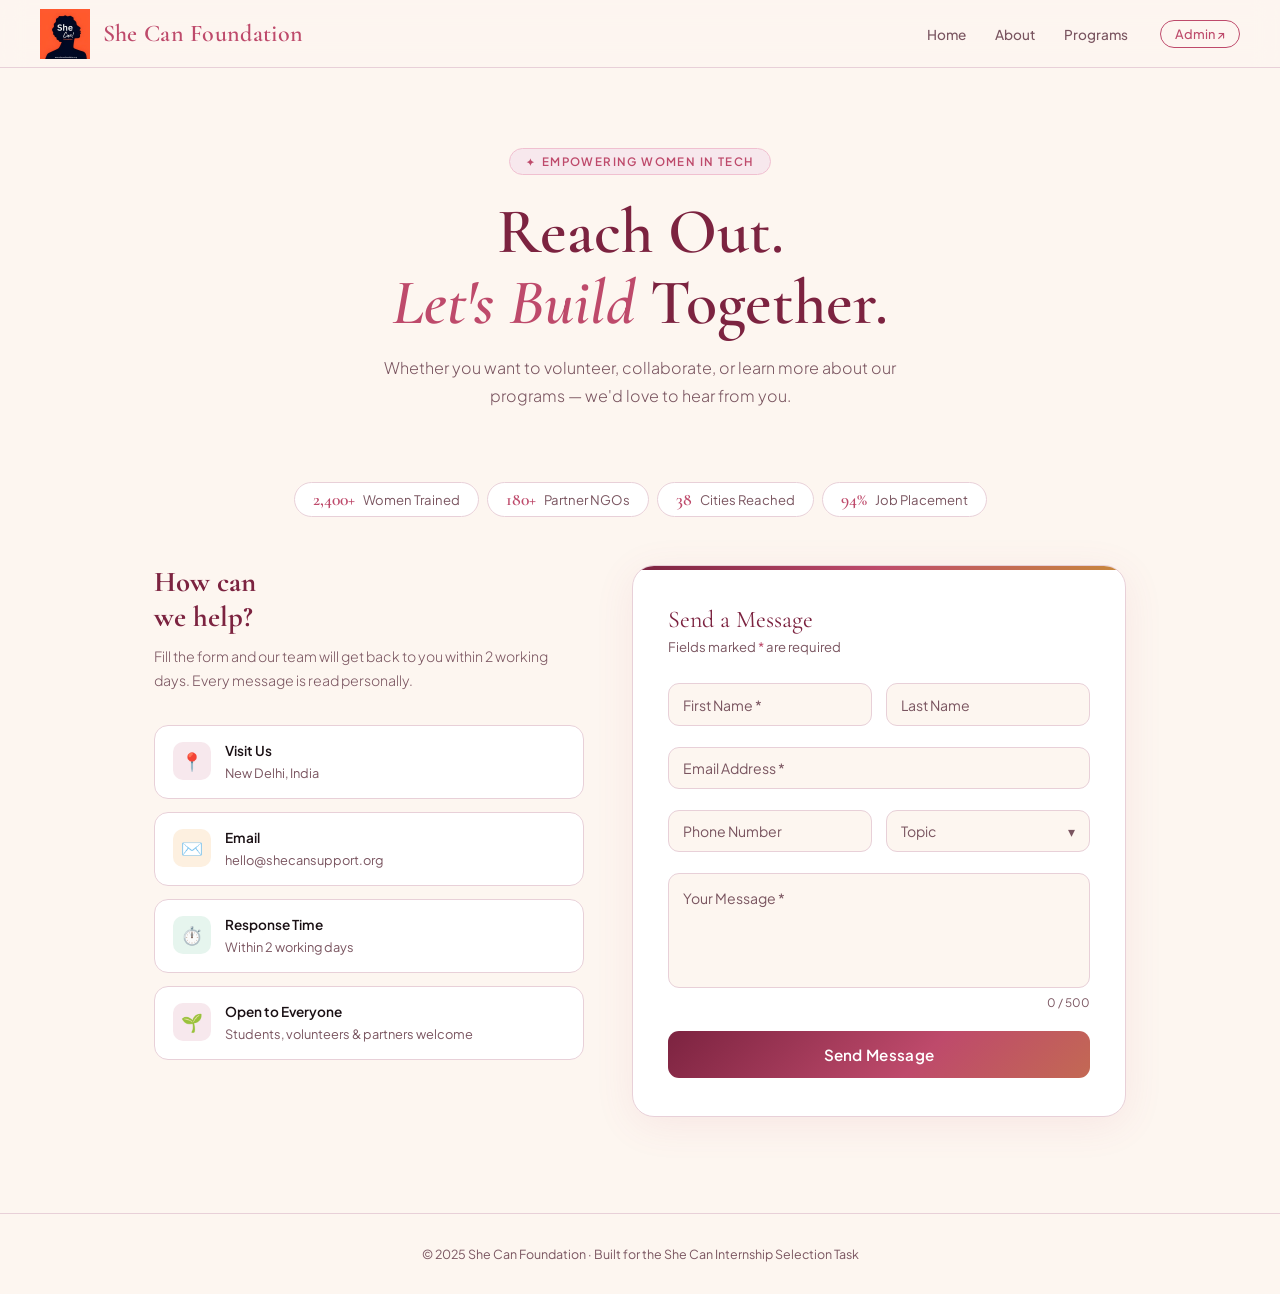
<file: index.html>
<!DOCTYPE html>
<html lang="en">

<head>
    <meta charset="UTF-8">
    <meta name="viewport" content="width=device-width, initial-scale=1.0">
    <title>She Can Foundation Contact Form</title>
    <link rel="preconnect" href="https://fonts.googleapis.com">
    <link
        href="https://fonts.googleapis.com/css2?family=Cormorant+Garamond:ital,wght@0,400;0,600;1,400&family=Plus+Jakarta+Sans:wght@300;400;500;600&display=swap"
        rel="stylesheet">
    <link rel="stylesheet" href="style.css">
</head>

<body>
    <!---background-->
    <div class="bg-blobs">
        <div class="blob blob1"></div>
        <div class="blob blob2"></div>
        <div class="blob blob3"></div>
    </div>

    <!--navbar-->
    <nav>
        <div class="brand">
            <img src="assets/sheCanLogo.jfif" alt="She Can Foundation Logo">
            <span>She Can Foundation</span>
        </div>
        <div class="nav-right">
            <ul class="nav-links">
                <li><a href="#">Home</a></li>
                <li><a href="#">About</a></li>
                <li><a href="#">Programs</a></li>
            </ul>
            <a href="admin.html" class="nav-admin">Admin ↗</a>
        </div>
    </nav>

    <!---hero-->
    <section class="hero">
        <div class="pill">Empowering Women in Tech</div>
        <h1>Reach Out.<br><em>Let's Build</em> Together.</h1>
        <p class="hero-sub">Whether you want to volunteer, collaborate, or learn more about our programs — we'd love to
            hear from you.</p>
    </section>

    <!---statistics-->
    <div class="stats">
        <div class="stat-pill"><span class="stat-num">2,400+</span><span class="stat-label">Women Trained</span></div>
        <div class="stat-pill"><span class="stat-num">180+</span><span class="stat-label">Partner NGOs</span></div>
        <div class="stat-pill"><span class="stat-num">38</span><span class="stat-label">Cities Reached</span></div>
        <div class="stat-pill"><span class="stat-num">94%</span><span class="stat-label">Job Placement</span></div>
    </div>

    <!---main-->
    <div class="layout">

        <!-- SIDEBAR -->
        <div class="sidebar">
            <h2>How can<br>we help?</h2>
            <p>Fill the form and our team will get back to you within 2 working days. Every message is read personally.
            </p>
            <div class="info-list">
                <div class="info-item">
                    <div class="info-icon i-rose">📍</div>
                    <div><strong>Visit Us</strong><span>New Delhi, India</span></div>
                </div>
                <div class="info-item">
                    <div class="info-icon i-gold">✉️</div>
                    <div><strong>Email</strong><span>hello@shecansupport.org</span></div>
                </div>
                <div class="info-item">
                    <div class="info-icon i-green">⏱️</div>
                    <div><strong>Response Time</strong><span>Within 2 working days</span></div>
                </div>
                <div class="info-item">
                    <div class="info-icon i-rose">🌱</div>
                    <div><strong>Open to Everyone</strong><span>Students, volunteers & partners welcome</span></div>
                </div>
            </div>
        </div>

        <!-- FORM CARD -->
        <div class="form-card" id="formCard">

            <!-- SUCCESS OVERLAY -->
            <div class="success-overlay" id="successOverlay">
                <div class="check-circle">
                    <svg viewBox="0 0 40 40">
                        <path d="M8 21 L17 30 L33 12" />
                    </svg>
                </div>
                <h3>Form Submitted Successfully!</h3>
                <p>Thank you for reaching out.<br>Our team will get back to you within 2 working days.</p>
                <button class="btn-again" onclick="resetForm()">Send another message</button>
            </div>

            <div class="form-title">Send a Message</div>
            <div class="form-sub">Fields marked <span style="color:var(--rose)">*</span> are required</div>

            <!-- Error banner -->
            <div class="err-banner" id="errBanner"></div>

            <form id="contactForm" novalidate>

                <div class="two-col">
                    <div class="field">
                        <input type="text" id="fName" placeholder=" " autocomplete="given-name" />
                        <label for="fName">First Name *</label>
                        <div class="err" id="fNameErr">First name is required</div>
                    </div>
                    <div class="field">
                        <input type="text" id="lName" placeholder=" " autocomplete="family-name" />
                        <label for="lName">Last Name</label>
                    </div>
                </div>

                <div class="field">
                    <input type="email" id="email" placeholder=" " autocomplete="email" />
                    <label for="email">Email Address *</label>
                    <div class="err" id="emailErr">Enter a valid email address</div>
                </div>

                <div class="two-col">
                    <div class="field">
                        <input type="text" id="phone" placeholder=" " />
                        <label for="phone">Phone Number</label>
                    </div>
                    <div class="field has-select">
                        <select id="topic">
                            <option value="" disabled selected></option>
                            <option value="volunteer">Volunteer</option>
                            <option value="internship">Internship</option>
                            <option value="partnership">Partnership</option>
                            <option value="donation">Donation</option>
                            <option value="other">Other</option>
                        </select>
                        <label for="topic">Topic</label>
                    </div>
                </div>

                <div class="field">
                    <textarea id="msg" placeholder=" " maxlength="500"></textarea>
                    <label for="msg">Your Message *</label>
                    <div class="char-bar">
                        <span class="err" id="msgErr" style="display:none">Message must be at least 10 characters</span>
                        <span></span>
                        <span id="charCount">0 / 500</span>
                    </div>
                </div>

                <button type="submit" class="submit-btn" id="submitBtn">
                    <span id="btnText">Send Message</span>
                    <div class="spinner" id="spinner"></div>
                </button>

            </form>
        </div>
    </div>

    <footer>© 2025 She Can Foundation · Built for the She Can Internship Selection Task</footer>
</body>
<script src="script.js"></script>

</html>
</file>
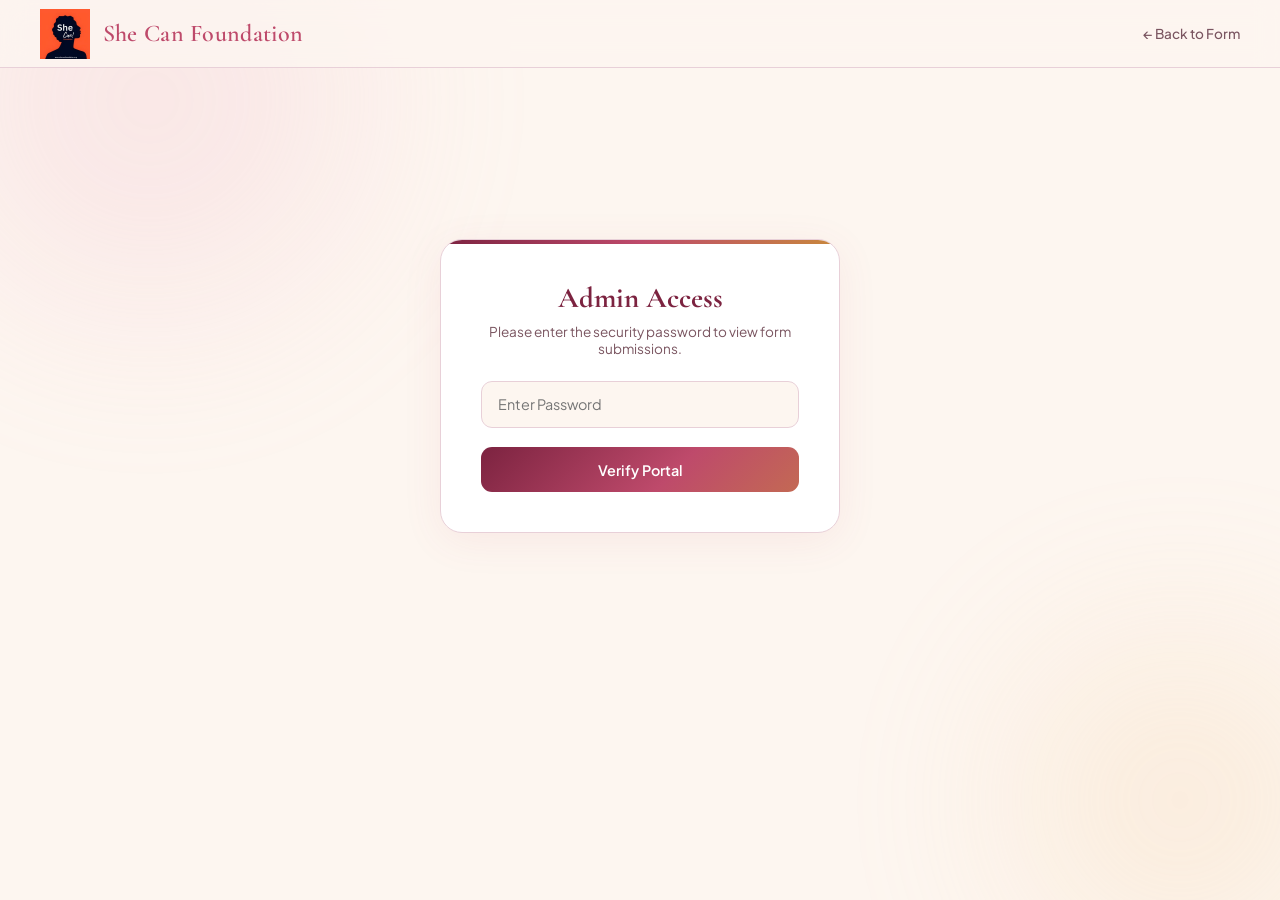
<file: admin.html>
<!DOCTYPE html>
<html lang="en">

<head>
    <meta charset="UTF-8">
    <meta name="viewport" content="width=device-width, initial-scale=1.0">
    <title>She Can Foundation - Admin</title>
    <link rel="preconnect" href="https://fonts.googleapis.com">
    <link
        href="https://fonts.googleapis.com/css2?family=Cormorant+Garamond:ital,wght@0,400;0,600;1,400&family=Plus+Jakarta+Sans:wght@300;400;500;600&display=swap"
        rel="stylesheet">
    <link rel="stylesheet" href="adminStyle.css">
</head>

<body>
    <div class="bg-blobs">
        <div class="blob blob-1"></div>
        <div class="blob blob-2"></div>
    </div>

    <nav>
        <div class="brand">
            <img src="assets/sheCanLogo.jfif" alt="She Can Foundation Logo">
            <span>She Can Foundation</span>
        </div>
        <a href="index.html" class="nav-back">← Back to Form</a>
    </nav>

    <div class="container">

        <div class="auth-wrapper" id="authScreen">
            <div class="auth-card">
                <h2>Admin Access</h2>
                <p>Please enter the security password to view form submissions.</p>
                <form id="authForm">
                    <div class="field">
                        <input type="password" id="adminPassword" placeholder="Enter Password" required
                            autocomplete="current-password" />
                    </div>
                    <button type="submit" class="btn">Verify Portal</button>
                    <div class="err-msg" id="authError">Incorrect password. Access denied.</div>
                </form>
            </div>
        </div>

        <div class="dashboard-content" id="dashboardScreen">
            <div class="dash-header">
                <div>
                    <h1>Submissions Portal</h1>
                    <p>Reviewing incoming inquiries and talent applications.</p>
                </div>
                <button class="refresh-btn" onclick="fetchMessages()">Refresh Data</button>
            </div>

            <div class="table-card">
                <div class="table-wrapper">
                    <table>
                        <thead>
                            <tr>
                                <th>Date</th>
                                <th>Applicant Name</th>
                                <th>Email / Phone</th>
                                <th>Topic</th>
                                <th>Message Snippet</th>
                            </tr>
                        </thead>
                        <tbody id="messagesTableBody">
                        </tbody>
                    </table>
                </div>
                <div id="emptyState" class="empty-state" style="display: none;">
                    No submission entries found in the database.
                </div>
            </div>
        </div>

    </div>
</body>
<script src="adminScript.js"></script>

</html>
</file>
<file: style.css>
*,
 *::before,
 *::after {
     box-sizing: border-box;
     margin: 0;
     padding: 0;
 }

 :root {
     --rose: #be4a6b;
     --rose-deep: #7c2340;
     --rose-soft: #f7e8ed;
     --rose-glow: rgba(190, 74, 107, 0.18);
     --gold: #c8883c;
     --cream: #fdf6f0;
     --cream2: #faeee6;
     --text: #1a1014;
     --muted: #7a5560;
     --border: #e8d0d8;
     --white: #ffffff;
     --success: #1e6b45;
     --success-bg: #e6f5ee;
 }

 html {
     scroll-behavior: smooth;
 }

 body {
     font-family: 'Plus Jakarta Sans', sans-serif;
     background: var(--cream);
     color: var(--text);
     min-height: 100vh;
     overflow-x: hidden;
 }

 /* BACKGROUND BLOBS */
 .bg-blobs {
     position: fixed;
     inset: 0;
     z-index: 0;
     pointer-events: none;
     overflow: hidden;
 }

 .blob {
     position: absolute;
     border-radius: 50%;
     filter: blur(80px);
     opacity: 0.35;
     animation: drift 12s ease-in-out infinite alternate;
 }

 .blob-1 {
     width: 500px;
     height: 500px;
     background: radial-gradient(circle, #f0b8c8, transparent);
     top: -150px;
     left: -100px;
     animation-duration: 14s;
 }

 .blob-2 {
     width: 400px;
     height: 400px;
     background: radial-gradient(circle, #f5d0a0, transparent);
     bottom: -100px;
     right: -100px;
     animation-duration: 10s;
     animation-delay: -4s;
 }

 .blob-3 {
     width: 300px;
     height: 300px;
     background: radial-gradient(circle, #d4a0c8, transparent);
     top: 40%;
     left: 60%;
     animation-duration: 16s;
     animation-delay: -8s;
 }

 @keyframes drift {
     from {
         transform: translate(0, 0) scale(1);
     }

     to {
         transform: translate(30px, 20px) scale(1.08);
     }
 }

 /*NAV*/
 nav {
     position: sticky;
     top: 0;
     z-index: 10;
     padding: 0 2.5rem;
     display: flex;
     align-items: center;
     justify-content: space-between;
     height: 68px;
     background: rgba(253, 246, 240, 0.8);
     backdrop-filter: blur(12px);
     border-bottom: 1px solid var(--border);
 }

 .brand {
     font-family: 'Cormorant Garamond', serif;
     font-size: 1.5rem;
     font-weight: 600;
     color: var(--rose-deep);
     letter-spacing: 0.3px;
     display: flex;
     align-items: center;
     gap: 0.8rem;
 }

 .brand img {
     height: 50px;
     width: auto;
     object-fit: contain;
 }

 .brand span {
     color: var(--rose);
 }

 .nav-right {
     display: flex;
     align-items: center;
     gap: 2rem;
 }

 .nav-links {
     display: flex;
     gap: 1.8rem;
     list-style: none;
 }

 .nav-links a {
     text-decoration: none;
     font-size: 0.85rem;
     font-weight: 500;
     color: var(--muted);
     transition: color 0.2s;
 }

 .nav-links a:hover {
     color: var(--rose);
 }

 .nav-admin {
     font-size: 0.8rem;
     font-weight: 500;
     color: var(--rose);
     text-decoration: none;
     border: 1px solid var(--rose);
     padding: 5px 14px;
     border-radius: 100px;
     transition: all 0.2s;
 }

 .nav-admin:hover {
     background: var(--rose);
     color: var(--white);
 }

 /*HERO */
 .hero {
     position: relative;
     z-index: 1;
     text-align: center;
     padding: 5rem 1.5rem 2.5rem;
     animation: fadeUp 0.7s ease both;
 }

 .pill {
     display: inline-flex;
     align-items: center;
     gap: 6px;
     background: var(--rose-soft);
     border: 1px solid #f0c0d0;
     color: var(--rose);
     font-size: 0.72rem;
     font-weight: 600;
     letter-spacing: 1.4px;
     text-transform: uppercase;
     padding: 5px 16px;
     border-radius: 100px;
     margin-bottom: 1.4rem;
 }

 .pill::before {
     content: '✦';
     font-size: 0.65rem;
 }

 h1 {
     font-family: 'Cormorant Garamond', serif;
     font-size: clamp(2.4rem, 6vw, 4rem);
     font-weight: 600;
     line-height: 1.1;
     color: var(--rose-deep);
     margin-bottom: 1rem;
 }

 h1 em {
     font-style: italic;
     color: var(--rose);
 }

 .hero-sub {
     max-width: 520px;
     margin: 0 auto 2rem;
     font-size: 1rem;
     color: var(--muted);
     line-height: 1.75;
     font-weight: 300;
 }

 /*STATS*/
 .stats {
     position: relative;
     z-index: 1;
     display: flex;
     justify-content: center;
     flex-wrap: wrap;
     gap: 0.5rem;
     padding: 0 1.5rem 3rem;
     animation: fadeUp 0.7s 0.1s ease both;
 }

 .stat-pill {
     background: var(--white);
     border: 1px solid var(--border);
     border-radius: 100px;
     padding: 6px 18px;
     display: flex;
     align-items: center;
     gap: 8px;
     font-size: 0.82rem;
 }

 .stat-num {
     font-family: 'Cormorant Garamond', serif;
     font-size: 1.1rem;
     font-weight: 600;
     color: var(--rose);
 }

 .stat-label {
     color: var(--muted);
 }

 /*LAYOUT*/
 .layout {
     position: relative;
     z-index: 1;
     max-width: 1020px;
     margin: 0 auto;
     padding: 0 1.5rem 6rem;
     display: grid;
     grid-template-columns: 1fr 1.15fr;
     gap: 3rem;
     align-items: start;
     animation: fadeUp 0.7s 0.15s ease both;
 }

 /*SIDEBAR*/
 .sidebar h2 {
     font-family: 'Cormorant Garamond', serif;
     font-size: 1.8rem;
     color: var(--rose-deep);
     margin-bottom: 0.6rem;
     line-height: 1.2;
 }

 .sidebar>p {
     font-size: 0.88rem;
     color: var(--muted);
     line-height: 1.75;
     font-weight: 300;
     margin-bottom: 2rem;
 }

 .info-list {
     display: flex;
     flex-direction: column;
     gap: 0.8rem;
 }

 .info-item {
     display: flex;
     align-items: flex-start;
     gap: 0.9rem;
     background: var(--white);
     border: 1px solid var(--border);
     border-radius: 14px;
     padding: 1rem 1.1rem;
     transition: transform 0.2s, box-shadow 0.2s;
 }

 .info-item:hover {
     transform: translateY(-2px);
     box-shadow: 0 6px 20px rgba(190, 74, 107, 0.1);
 }

 .info-icon {
     width: 38px;
     height: 38px;
     flex-shrink: 0;
     border-radius: 10px;
     display: flex;
     align-items: center;
     justify-content: center;
     font-size: 1.1rem;
 }

 .i-rose {
     background: var(--rose-soft);
 }

 .i-gold {
     background: #fdf0e0;
 }

 .i-green {
     background: #e6f5ee;
 }

 .info-item strong {
     display: block;
     font-size: 0.85rem;
     font-weight: 600;
     color: var(--text);
     margin-bottom: 2px;
 }

 .info-item span {
     font-size: 0.8rem;
     color: var(--muted);
 }

 /* FORM CARD */
 .form-card {
     background: var(--white);
     border: 1px solid var(--border);
     border-radius: 22px;
     padding: 2.4rem 2.2rem;
     box-shadow: 0 8px 40px rgba(190, 74, 107, 0.09);
     position: relative;
     overflow: hidden;
 }

 .form-card::before {
     content: '';
     position: absolute;
     top: 0;
     left: 0;
     right: 0;
     height: 4px;
     background: linear-gradient(90deg, var(--rose-deep), var(--rose), var(--gold));
 }

 .form-title {
     font-family: 'Cormorant Garamond', serif;
     font-size: 1.5rem;
     color: var(--rose-deep);
     margin-bottom: 0.25rem;
 }

 .form-sub {
     font-size: 0.82rem;
     color: var(--muted);
     margin-bottom: 1.8rem;
 }

 /* FLOATING LABEL FIELDS*/
 .field {
     position: relative;
     margin-bottom: 1.3rem;
 }

 .field input,
 .field textarea,
 .field select {
     width: 100%;
     padding: 1rem 0.95rem 0.4rem;
     border: 1.5px solid var(--border);
     border-radius: 11px;
     background: var(--cream);
     font-family: 'Plus Jakarta Sans', sans-serif;
     font-size: 0.88rem;
     color: var(--text);
     outline: none;
     transition: border-color 0.25s, box-shadow 0.25s, background 0.25s;
     appearance: none;
     -webkit-appearance: none;
 }

 .field input:focus,
 .field textarea:focus,
 .field select:focus {
     border-color: var(--rose);
     background: var(--white);
     box-shadow: 0 0 0 3.5px var(--rose-glow);
 }

 .field label {
     position: absolute;
     top: 50%;
     left: 0.95rem;
     transform: translateY(-50%);
     font-size: 0.88rem;
     color: var(--muted);
     pointer-events: none;
     transition: top 0.2s, font-size 0.2s, color 0.2s, transform 0.2s;
     background: transparent;
 }

 .field textarea~label {
     top: 1rem;
     transform: none;
 }

 .field input:focus~label,
 .field input:not(:placeholder-shown)~label,
 .field textarea:focus~label,
 .field textarea:not(:placeholder-shown)~label,
 .field select:focus~label,
 .field select.has-value~label {
     top: 0.35rem;
     transform: none;
     font-size: 0.7rem;
     color: var(--rose);
 }

 .field textarea {
     min-height: 115px;
     resize: none;
     line-height: 1.6;
     padding-top: 1.3rem;
 }

 .field select {
     padding-top: 1rem;
     color: var(--muted);
     cursor: pointer;
 }

 .field select.has-value {
     color: var(--text);
 }

 .field input.invalid,
 .field textarea.invalid {
     border-color: #d94040;
     box-shadow: 0 0 0 3.5px rgba(217, 64, 64, 0.12);
 }

 .field label.invalid-label {
     color: #d94040;
 }

 .err {
     font-size: 0.75rem;
     color: #d94040;
     margin-top: 4px;
     display: none;
 }

 .err.show {
     display: block;
 }

 /* select arrow */
 .field::after {
     content: '▾';
     position: absolute;
     right: 0.9rem;
     top: 50%;
     transform: translateY(-50%);
     color: var(--muted);
     pointer-events: none;
     font-size: 0.85rem;
 }

 .field:not(.has-select)::after {
     display: none;
 }

 .two-col {
     display: grid;
     grid-template-columns: 1fr 1fr;
     gap: 0.85rem;
 }

 .char-bar {
     display: flex;
     justify-content: space-between;
     font-size: 0.73rem;
     color: var(--muted);
     margin-top: 3px;
 }

 .char-bar span.warn {
     color: #d94040;
 }

 /*SUBMIT BUTTON */
 .submit-btn {
     width: 100%;
     padding: 0.88rem;
     border: none;
     border-radius: 11px;
     background: linear-gradient(135deg, var(--rose-deep) 0%, var(--rose) 60%, var(--gold) 140%);
     color: var(--white);
     font-family: 'Plus Jakarta Sans', sans-serif;
     font-size: 0.95rem;
     font-weight: 600;
     letter-spacing: 0.3px;
     cursor: pointer;
     position: relative;
     overflow: hidden;
     transition: transform 0.15s, box-shadow 0.25s;
     margin-top: 0.3rem;
     display: flex;
     align-items: center;
     justify-content: center;
     gap: 8px;
 }

 .submit-btn::before {
     content: '';
     position: absolute;
     inset: 0;
     background: rgba(255, 255, 255, 0);
     transition: background 0.2s;
 }

 .submit-btn:hover {
     transform: translateY(-1px);
     box-shadow: 0 8px 24px rgba(190, 74, 107, 0.4);
 }

 .submit-btn:hover::before {
     background: rgba(255, 255, 255, 0.07);
 }

 .submit-btn:active {
     transform: scale(0.98);
 }

 .submit-btn:disabled {
     opacity: 0.7;
     cursor: not-allowed;
     transform: none;
     box-shadow: none;
 }

 .spinner {
     width: 16px;
     height: 16px;
     border: 2px solid rgba(255, 255, 255, 0.35);
     border-top-color: #fff;
     border-radius: 50%;
     animation: spin 0.65s linear infinite;
     display: none;
 }

 @keyframes spin {
     to {
         transform: rotate(360deg);
     }
 }

 /*SUCCESS OVERLAY */
 .success-overlay {
     display: none;
     position: absolute;
     inset: 0;
     background: var(--white);
     border-radius: 22px;
     flex-direction: column;
     align-items: center;
     justify-content: center;
     text-align: center;
     padding: 2.5rem;
     z-index: 5;
     animation: popIn 0.45s cubic-bezier(0.34, 1.56, 0.64, 1) both;
 }

 @keyframes popIn {
     from {
         opacity: 0;
         transform: scale(0.88);
     }

     to {
         opacity: 1;
         transform: scale(1);
     }
 }

 .success-overlay.show {
     display: flex;
 }

 .check-circle {
     width: 72px;
     height: 72px;
     border-radius: 50%;
     background: var(--success-bg);
     display: flex;
     align-items: center;
     justify-content: center;
     margin-bottom: 1.3rem;
     animation: bounceIn 0.5s 0.15s cubic-bezier(0.34, 1.56, 0.64, 1) both;
 }

 @keyframes bounceIn {
     from {
         transform: scale(0);
     }

     to {
         transform: scale(1);
     }
 }

 .check-circle svg {
     width: 36px;
     height: 36px;
 }

 .check-circle svg path {
     stroke: var(--success);
     stroke-width: 3;
     stroke-dasharray: 50;
     stroke-dashoffset: 50;
     fill: none;
     stroke-linecap: round;
     stroke-linejoin: round;
     animation: drawCheck 0.4s 0.45s ease forwards;
 }

 @keyframes drawCheck {
     to {
         stroke-dashoffset: 0;
     }
 }

 .success-overlay h3 {
     font-family: 'Cormorant Garamond', serif;
     font-size: 1.8rem;
     color: var(--rose-deep);
     margin-bottom: 0.5rem;
 }

 .success-overlay p {
     font-size: 0.88rem;
     color: var(--muted);
     line-height: 1.7;
     margin-bottom: 1.5rem;
 }

 .btn-again {
     font-family: 'Plus Jakarta Sans', sans-serif;
     font-size: 0.85rem;
     font-weight: 500;
     color: var(--rose);
     background: none;
     border: 1.5px solid var(--rose);
     padding: 8px 22px;
     border-radius: 100px;
     cursor: pointer;
     transition: all 0.2s;
 }

 .btn-again:hover {
     background: var(--rose);
     color: var(--white);
 }

 /* ERROR BANNER*/
 .err-banner {
     display: none;
     background: #fdecea;
     border: 1px solid #f5c6c2;
     border-radius: 10px;
     padding: 0.85rem 1rem;
     font-size: 0.82rem;
     color: #c0392b;
     margin-bottom: 1.2rem;
     line-height: 1.55;
 }

 .err-banner.show {
     display: block;
 }

 /*  FOOTER*/
 footer {
     position: relative;
     z-index: 1;
     text-align: center;
     padding: 2rem 1rem;
     border-top: 1px solid var(--border);
     font-size: 0.78rem;
     color: var(--muted);
 }

 /* ANIMATIONS*/
 @keyframes fadeUp {
     from {
         opacity: 0;
         transform: translateY(22px);
     }

     to {
         opacity: 1;
         transform: translateY(0);
     }
 }

 /* RESPONSIVE */
 @media (max-width: 720px) {
     nav {
         padding: 0 1.2rem;
     }

     .nav-links {
         display: none;
     }

     .layout {
         grid-template-columns: 1fr;
         gap: 2rem;
     }

     .sidebar {
         order: 2;
     }

     .form-card {
         order: 1;
     }

     .two-col {
         grid-template-columns: 1fr;
         gap: 0;
     }

     h1 {
         font-size: 2.4rem;
     }
 }
</file>
<file: adminStyle.css>
*,
*::before,
*::after {
    box-sizing: border-box;
    margin: 0;
    padding: 0;
}

:root {
    --rose: #be4a6b;
    --rose-deep: #7c2340;
    --rose-soft: #f7e8ed;
    --rose-glow: rgba(190, 74, 107, 0.18);
    --gold: #c8883c;
    --cream: #fdf6f0;
    --text: #1a1014;
    --muted: #7a5560;
    --border: #e8d0d8;
    --white: #ffffff;
    --error: #d94040;
}

body {
    font-family: 'Plus Jakarta Sans', sans-serif;
    background: var(--cream);
    color: var(--text);
    min-height: 100vh;
    overflow-x: hidden;
}

/* BACKGROUND BLOBS */
.bg-blobs {
    position: fixed;
    inset: 0;
    z-index: 0;
    pointer-events: none;
    overflow: hidden;
}

.blob {
    position: absolute;
    border-radius: 50%;
    filter: blur(80px);
    opacity: 0.3;
    animation: drift 12s ease-in-out infinite alternate;
}

.blob-1 {
    width: 500px;
    height: 500px;
    background: radial-gradient(circle, #f0b8c8, transparent);
    top: -150px;
    left: -100px;
}

.blob-2 {
    width: 400px;
    height: 400px;
    background: radial-gradient(circle, #f5d0a0, transparent);
    bottom: -100px;
    right: -100px;
}

@keyframes drift {
    from {
        transform: translate(0, 0) scale(1);
    }

    to {
        transform: translate(30px, 20px) scale(1.05);
    }
}

 /*NAV*/
 nav {
     position: sticky;
     position: relative;
     top: 0;
     z-index: 10;
     padding: 0 2.5rem;
     display: flex;
     align-items: center;
     justify-content: space-between;
     height: 68px;
     background: rgba(253, 246, 240, 0.8);
     backdrop-filter: blur(12px);
     border-bottom: 1px solid var(--border);
 }

 .brand {
     font-family: 'Cormorant Garamond', serif;
     font-size: 1.5rem;
     font-weight: 600;
     color: var(--rose-deep);
     letter-spacing: 0.3px;
     display: flex;
     align-items: center;
     gap: 0.8rem;
 }

 .brand img {
     height: 50px;
     width: auto;
     object-fit: contain;
 }

 .brand span {
     color: var(--rose);
 }

.nav-back {
    font-size: 0.85rem;
    font-weight: 500;
    color: var(--muted);
    text-decoration: none;
    transition: color 0.2s;
}

.nav-back:hover {
    color: var(--rose);
}

/* CONTAINER */
.container {
    position: relative;
    z-index: 1;
    max-width: 1100px;
    margin: 0 auto;
    padding: 3rem 1.5rem 6rem;
}

/* AUTH CARD */
.auth-wrapper {
    display: flex;
    justify-content: center;
    align-items: center;
    min-height: 60vh;
}

.auth-card {
    background: var(--white);
    border: 1px solid var(--border);
    border-radius: 22px;
    padding: 2.5rem;
    box-shadow: 0 8px 40px rgba(190, 74, 107, 0.08);
    width: 100%;
    max-width: 400px;
    text-align: center;
    position: relative;
    overflow: hidden;
}

.auth-card::before {
    content: '';
    position: absolute;
    top: 0;
    left: 0;
    right: 0;
    height: 4px;
    background: linear-gradient(90deg, var(--rose-deep), var(--rose), var(--gold));
}

.auth-card h2 {
    font-family: 'Cormorant Garamond', serif;
    font-size: 1.8rem;
    color: var(--rose-deep);
    margin-bottom: 0.5rem;
}

.auth-card p {
    font-size: 0.85rem;
    color: var(--muted);
    margin-bottom: 1.5rem;
}

.field {
    position: relative;
    margin-bottom: 1.2rem;
    text-align: left;
}

.field input {
    width: 100%;
    padding: 0.85rem 1rem;
    border: 1.5px solid var(--border);
    border-radius: 11px;
    background: var(--cream);
    font-family: inherit;
    font-size: 0.9rem;
    outline: none;
    transition: all 0.25s;
}

.field input:focus {
    border-color: var(--rose);
    background: var(--white);
    box-shadow: 0 0 0 3.5px var(--rose-glow);
}

.btn {
    width: 100%;
    padding: 0.85rem;
    border: none;
    border-radius: 11px;
    background: linear-gradient(135deg, var(--rose-deep) 0%, var(--rose) 60%, var(--gold) 140%);
    color: var(--white);
    font-family: inherit;
    font-size: 0.9rem;
    font-weight: 600;
    cursor: pointer;
    transition: all 0.2s;
}

.btn:hover {
    transform: translateY(-1px);
    box-shadow: 0 6px 20px rgba(190, 74, 107, 0.35);
}

.err-msg {
    color: var(--error);
    font-size: 0.8rem;
    margin-top: 0.5rem;
    display: none;
}

/* DASHBOARD CONTENT*/
.dashboard-content {
    display: none;
    animation: fadeIn 0.5s ease both;
}

@keyframes fadeIn {
    from {
        opacity: 0;
        transform: translateY(15px);
    }

    to {
        opacity: 1;
        transform: translateY(0);
    }
}

.dash-header {
    display: flex;
    justify-content: space-between;
    align-items: flex-end;
    margin-bottom: 2rem;
    border-bottom: 1px solid var(--border);
    padding-bottom: 1rem;
}

.dash-header h1 {
    font-family: 'Cormorant Garamond', serif;
    font-size: 2.5rem;
    color: var(--rose-deep);
}

.dash-header p {
    font-size: 0.9rem;
    color: var(--muted);
}

.refresh-btn {
    background: none;
    border: 1px solid var(--rose);
    color: var(--rose);
    padding: 6px 16px;
    border-radius: 100px;
    font-size: 0.8rem;
    font-weight: 500;
    cursor: pointer;
    transition: all 0.2s;
}

.refresh-btn:hover {
    background: var(--rose);
    color: var(--white);
}

/* RESPONSIVE TABLE CARD */
.table-card {
    background: var(--white);
    border: 1px solid var(--border);
    border-radius: 18px;
    box-shadow: 0 6px 30px rgba(190, 74, 107, 0.05);
    overflow: hidden;
}

.table-wrapper {
    overflow-x: auto;
}

table {
    width: 100%;
    border-collapse: collapse;
    text-align: left;
    font-size: 0.88rem;
    min-width: 700px;
}

th {
    background: #faf2f4;
    color: var(--rose-deep);
    font-weight: 600;
    padding: 1rem 1.2rem;
    border-bottom: 1px solid var(--border);
    font-size: 0.82rem;
    text-transform: uppercase;
    letter-spacing: 0.5px;
}

td {
    padding: 1.1rem 1.2rem;
    border-bottom: 1px solid #f9f0f2;
    color: var(--text);
    vertical-align: top;
    line-height: 1.5;
}

tr:last-child td {
    border-bottom: none;
}

tr:hover td {
    background-color: #fdfafb;
}

/* BADGES */
.badge {
    display: inline-block;
    padding: 3px 10px;
    border-radius: 100px;
    font-size: 0.75rem;
    font-weight: 600;
    text-transform: capitalize;
}

.badge-volunteer {
    background: #eef2ff;
    color: #4338ca;
}

.badge-internship {
    background: #fdf2f8;
    color: #be4a6b;
}

.badge-partnership {
    background: #fff7ed;
    color: #c8883c;
}

.badge-donation {
    background: #ecfdf5;
    color: #047857;
}

.badge-other {
    background: #f3f4f6;
    color: #4b5563;
}

.badge-none {
    background: transparent;
    color: #9ca3af;
    font-weight: 400;
    font-style: italic;
}

.time-stamp {
    font-size: 0.78rem;
    color: var(--muted);
    white-space: nowrap;
}

.empty-state {
    padding: 4rem 2rem;
    text-align: center;
    color: var(--muted);
    font-size: 0.95rem;
}

@media (max-width: 640px) {
    nav {
        padding: 0 1.2rem;
    }

    .dash-header {
        flex-direction: column;
        align-items: flex-start;
        gap: 1rem;
    }
}
</file>
